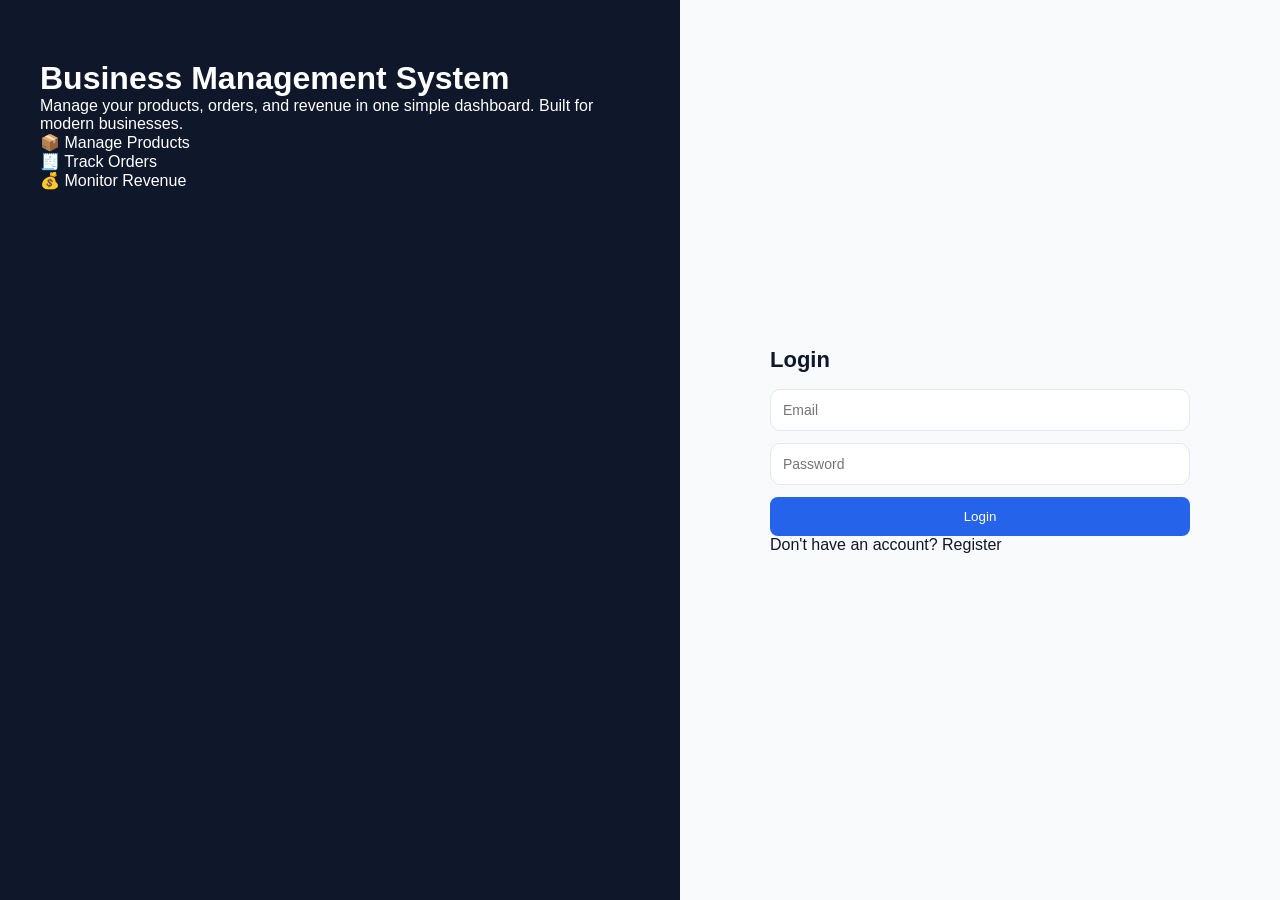
<file: index.html>
<!DOCTYPE html>
<html lang="en">
<head>
    <meta charset="UTF-8">
    <meta name="viewport" content="width=device-width, initial-scale=1.0">
    <title>BMS - Business Management System</title>
    <link rel="stylesheet" href="style.css">
</head>
<body>

<div class="auth-wrapper">

    <!-- =========================
         LEFT SIDE (HERO)
    ========================== -->
    <div class="hero">

        <h1>Business Management System</h1>

        <p>
            Manage your products, orders, and revenue in one simple dashboard.
            Built for modern businesses.
        </p>

        <div class="hero-cards">

            <div class="mini-card">📦 Manage Products</div>
            <div class="mini-card">🧾 Track Orders</div>
            <div class="mini-card">💰 Monitor Revenue</div>

        </div>

    </div>

    <!-- =========================
         RIGHT SIDE (AUTH)
    ========================== -->
    <div class="auth-box">

        <div class="container">

            <!-- LOGIN -->
            <div id="loginBox">
                <h2>Login</h2>

                <input type="email" id="loginEmail" placeholder="Email">
                <input type="password" id="loginPassword" placeholder="Password">

                <button onclick="login()" id="loginBtn">
                    <span class="btn-text">Login</span>
                    <span class="btn-loader hidden"></span>
                </button>

                <p onclick="showRegister()">Don't have an account? Register</p>
            </div>

            <!-- REGISTER -->
            <div id="registerBox" style="display:none;">
                <h2>Register</h2>

                <input type="text" id="regName" placeholder="Name">
                <input type="email" id="regEmail" placeholder="Email">
                <input type="password" id="regPassword" placeholder="Password">

                <button onclick="register()" id="registerBtn">
                    <span class="btn-text">Register</span>
                    <span class="btn-loader hidden"></span>
                </button>

                <p onclick="showLogin()">Already have an account? Login</p>
            </div>

        </div>

    </div>

</div>

<script src="app.js"></script>
</body>
</html>
</file>
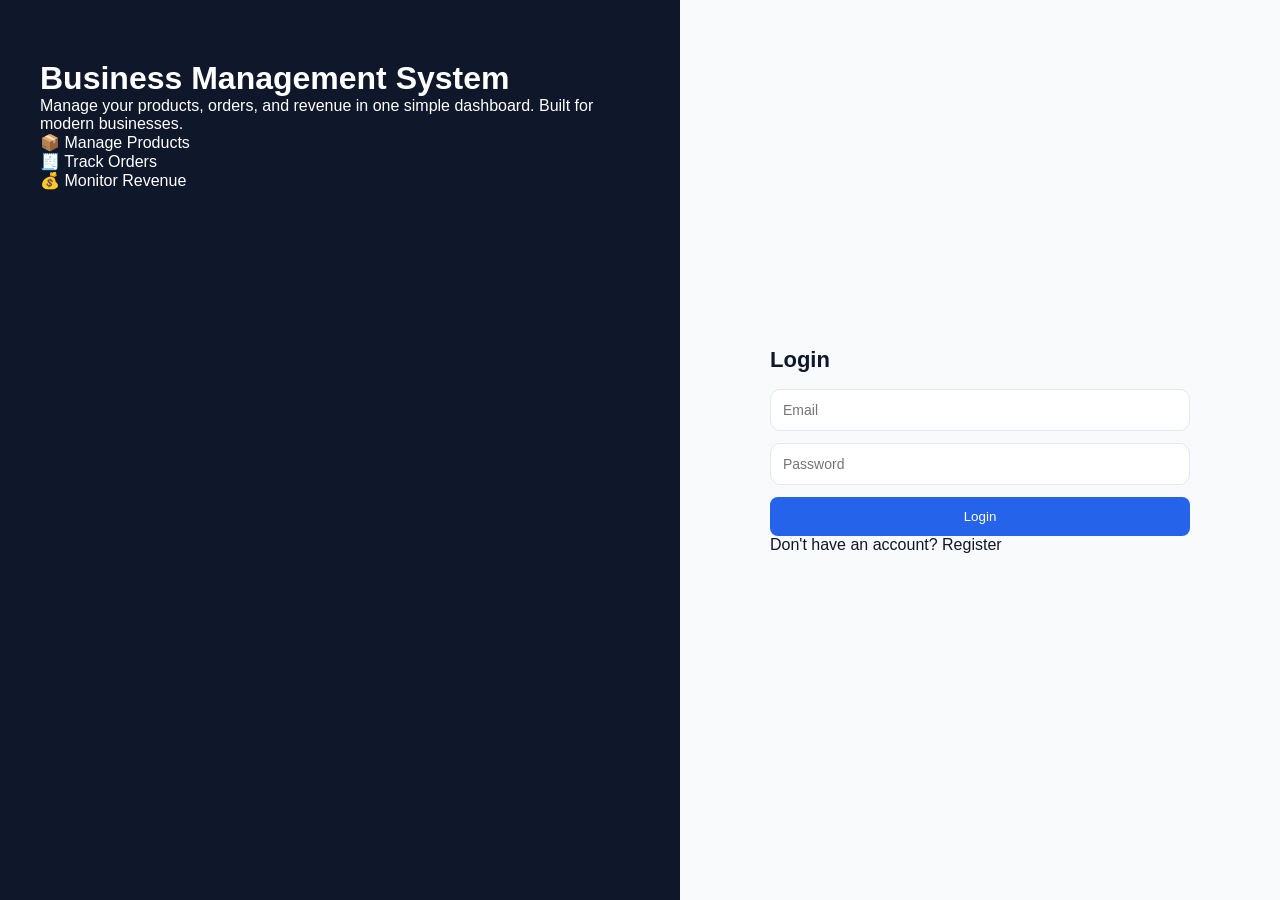
<file: create-order.html>
<!DOCTYPE html>
<html>
<head>
    <meta charset="UTF-8">
  <meta name="viewport" content="width=device-width, initial-scale=1.0">
    <title>Create Order</title>
    <link rel="stylesheet" href="style.css">
</head>
<body>
<header class="topbar">
  <div class="topbar-container">

    <div class="topbar-left">
      <button id="menuToggle" class="menu-btn">☰</button>
      <h1 class="logo">BMS</h1>
    </div>

    <div class="topbar-right">
      <span id="userName" class="user-name"></span>
      <button onclick="logout()" class="logout-btn">Logout</button>
    </div>

  </div>
</header>

<!-- NEW: Navigation (temporary below header) -->
<nav id="sidebar" class="nav-links">
  <a href="dashboard.html">🏠 Dashboard</a>
  <a href="products.html">📦 Products</a>
  <a href="orders.html">🧾 Orders</a>
  <a href="add-product.html">➕ Add Product</a>
  <a href="create-order.html">➕ Create Order</a>
</nav>
<div id="overlay" class="overlay"></div>
<div class="page">

<script>
if (!localStorage.getItem("token")) {
    window.location.href = "index.html";
}
</script>

<h2>Select Product</h2>
<div id="product-list"></div>

<h3>Cart</h3>
<div id="cart"></div>

<h3>Total: <span id="total">0</span></h3>

<button id="createOrderBtn" onclick="createOrder()">
  Place Order
</button>

<script src="app.js"></script>
<script>
loadProductsForOrder();
</script>

</body>
</html>
</file>
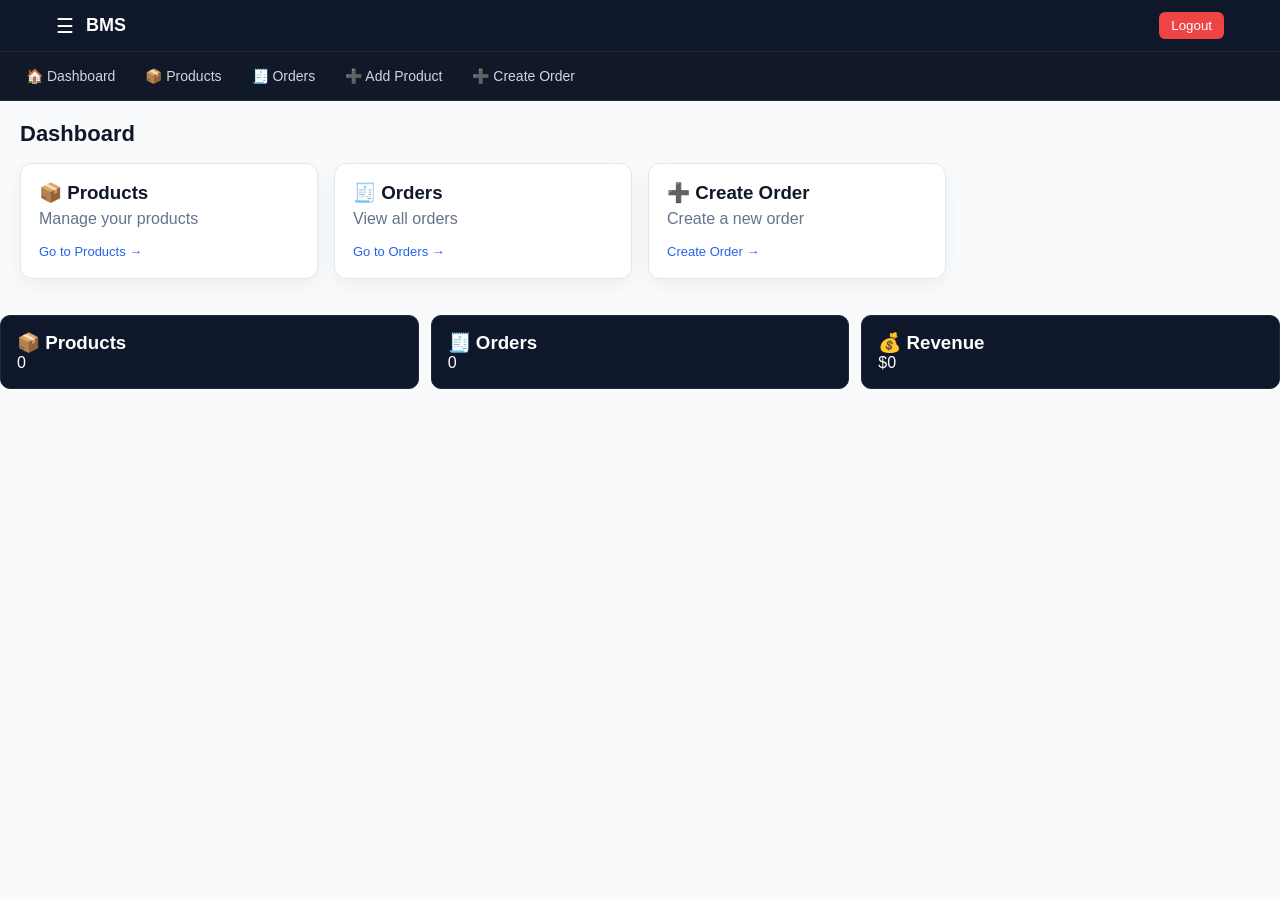
<file: dashboard.html>
<!DOCTYPE html>
<html lang="en">
<head>
  <meta charset="UTF-8" />
  <meta name="viewport" content="width=device-width, initial-scale=1.0">
  <title>Dashboard</title>
  <link rel="stylesheet" href="style.css" />
</head>
<body>

<header class="topbar">
  <div class="topbar-container">

    <div class="topbar-left">
      <button id="menuToggle" class="menu-btn">☰</button>
      <h1 class="logo">BMS</h1>
    </div>

    <div class="topbar-right">
      <span id="userName" class="user-name"></span>
      <button onclick="logout()" class="logout-btn">Logout</button>
    </div>

  </div>
</header>

<!-- SIDEBAR -->
<nav id="sidebar" class="nav-links">
  <a href="dashboard.html">🏠 Dashboard</a>
  <a href="products.html">📦 Products</a>
  <a href="orders.html">🧾 Orders</a>
  <a href="add-product.html">➕ Add Product</a>
  <a href="create-order.html">➕ Create Order</a>
</nav>

<!-- OVERLAY -->
<div id="overlay" class="overlay"></div>

<!-- PAGE CONTENT -->
<div class="page">

  <h2>Dashboard</h2>

  <div class="grid">

    <div class="card">
      <h3>📦 Products</h3>
      <p>Manage your products</p>
      <a href="products.html">Go to Products →</a>
    </div>

    <div class="card">
      <h3>🧾 Orders</h3>
      <p>View all orders</p>
      <a href="orders.html">Go to Orders →</a>
    </div>

    <div class="card">
      <h3>➕ Create Order</h3>
      <p>Create a new order</p>
      <a href="create-order.html">Create Order →</a>
    </div>

  </div>

</div>
<div class="dashboard-cards">

  <div class="stat-card">
    <h3>📦 Products</h3>
   <div id="totalProducts">0</div> 
  </div>

  <div class="stat-card">
    <h3>🧾 Orders</h3>
    <div id="totalOrders">0</div>
  </div>

  <div class="stat-card">
    <h3>💰 Revenue</h3>
    <div id="totalRevenue">$0</div>
  </div>

</div>

<script src="app.js"></script>

</body>
</html>
</file>
<file: style.css>
/* =========================
RESET
========================= */
* {
margin: 0;
padding: 0;
box-sizing: border-box;
font-family: "Inter", "Segoe UI", sans-serif;
}

/* =========================
VARIABLES
========================= */
:root {
--primary: #2563eb;
--primary-dark: #1e40af;
--danger: #ef4444;
--danger-dark: #dc2626;
--success: #22c55e;
--success-dark: #16a34a;

--bg: #f8fafc;
--card: #ffffff;
--text: #0f172a;
--muted: #64748b;
--border: #e2e8f0;
}

/* =========================
BODY
========================= */
body {
background: var(--bg);
color: var(--text);
}

/* =========================
CONTAINER
========================= */
.container {
max-width: 420px;
margin: 80px auto;
}

/* =========================
PAGE
========================= */
.page {
padding: 20px;
}

/* =========================
GRID
========================= */
.grid {
display: grid;
grid-template-columns: repeat(auto-fill, minmax(250px, 1fr));
gap: 16px;
}

/* =========================
CARD
========================= */
.card {
background: var(--card);
padding: 18px;
border-radius: 12px;
border: 1px solid var(--border);
box-shadow: 0 6px 18px rgba(0,0,0,0.05);
transition: 0.2s ease;
}

.card:hover {
transform: translateY(-4px);
}

/* =========================
TEXT
========================= */
h2 {
font-size: 22px;
margin-bottom: 16px;
}

.card h3 {
margin-bottom: 6px;
}

.card p {
margin-bottom: 6px;
color: var(--muted);
}

/* =========================
INPUTS
========================= */
input {
width: 100%;
padding: 12px;
margin-bottom: 12px;
border-radius: 10px;
border: 1px solid var(--border);
outline: none;
font-size: 14px;
}

input:focus {
border-color: var(--primary);
}

/* =========================
BUTTON BASE
========================= */
button {
border: none;
cursor: pointer;
border-radius: 8px;
font-weight: 500;
transition: 0.2s;
}

/* =========================
FORM BUTTONS
========================= */
.container button {
width: 100%;
padding: 12px;
background: var(--primary);
color: white;
}

.container button:hover {
background: var(--primary-dark);
}

/* =========================
ORDERS
========================= */
#orders {
display: flex;
flex-direction: column;
gap: 14px;
}

#orders .card {
padding: 16px;
}

#orders .card p {
margin-bottom: 4px;
}

/* =========================
CARD BUTTONS
========================= */
.card button {
width: auto;
padding: 8px 12px;
font-size: 13px;
margin-top: 10px;
margin-right: 8px;
}

/* =========================
BUTTON VARIANTS
========================= */
button.danger {
background: var(--danger);
color: white;
}

button.danger:hover {
background: var(--danger-dark);
}

button.edit {
background: var(--success);
color: white;
}

button.edit:hover {
background: var(--success-dark);
}

/* =========================
PRODUCT / ORDER CARDS
========================= */
#products .card,
#orders .card {
border-left: 4px solid var(--primary);
}

/* =========================
TOAST
========================= */
.toast {
position: fixed;
top: 20px;
right: 20px;
padding: 12px 18px;
border-radius: 6px;
color: white;
z-index: 9999;
}

.toast.success { background: green; }
.toast.error { background: red; }

/* =========================
LINKS
========================= */
.card a {
display: inline-block;
margin-top: 10px;
font-size: 13px;
color: var(--primary);
text-decoration: none;
font-weight: 500;
}

.card a:hover {
text-decoration: underline;
color: var(--primary-dark);
}

/* =========================
PAGE BUTTONS
========================= */
.page button {
width: 100%;
padding: 12px;
background: var(--primary);
color: white;
margin-top: 10px;
}

.page button:hover {
background: var(--primary-dark);
}

/* =========================
PRIMARY BUTTONS
========================= */
#create-order-btn,
#saveBtn {
width: 100%;
padding: 12px;
background: var(--primary);
color: white;
margin-top: 12px;
}

#create-order-btn:hover,
#saveBtn:hover {
background: var(--primary-dark);
}

/* =========================
SELECTED
========================= */
.selected {
border: 2px solid var(--primary);
background: #eff6ff;
}

/* =========================
TOPBAR
========================= */
.topbar {
width: 100%;
background: #0f172a;
border-bottom: 1px solid #1e293b;
position: sticky;
top: 0;
z-index: 900; /* FIXED */
}

.topbar-container {
max-width: 1200px;
margin: 0 auto;
padding: 12px 16px;
display: flex;
align-items: center;
justify-content: space-between;
}

.topbar-left {
display: flex;
align-items: center;
gap: 12px;
}

.logo {
font-size: 18px;
font-weight: 600;
color: white;
}

.menu-btn {
background: none;
border: none;
font-size: 20px;
color: white;
cursor: pointer;
}

.topbar-right {
display: flex;
align-items: center;
gap: 12px;
}

.logout-btn {
background: #ef4444;
padding: 6px 12px;
color: white;
border-radius: 6px;
}

/* =========================
NAV LINKS
========================= */
.nav-links {
display: flex;
gap: 10px;
padding: 10px 16px;
background: #111827;
border-bottom: 1px solid #1f2937;
}

.nav-links a {
color: #d1d5db;
text-decoration: none;
font-size: 14px;
padding: 6px 10px;
border-radius: 6px;
}

.nav-links a:hover {
background: #1f2937;
color: white;
}

/* MOBILE SIDEBAR (FIXED ONLY) */
.nav-links {
position: fixed;
top: 0;
left: 0;
transform: translateX(-100%);
width: 220px;
height: 100%;
flex-direction: column;
padding-top: 60px;
background: #111827;
transition: 0.3s ease;
z-index: 1000;
}

.nav-links.active {
transform: translateX(0);
}

/* DESKTOP */
@media (min-width: 768px) {
.nav-links {
position: static;
flex-direction: row;
height: auto;
width: auto;
padding: 10px 16px;
transform: none;
}
}

/* =========================
OVERLAY
========================= */
.overlay {
position: fixed;
top: 0;
left: 0;
width: 100%;
height: 100%;
background: rgba(0,0,0,0.5);
opacity: 0;
visibility: hidden;
transition: 0.3s ease;
z-index: 900;
}

.overlay.active {
opacity: 1;
visibility: visible;
}

/* =========================
LOADER
========================= */
.btn-loader {
width: 16px;
height: 16px;
border: 2px solid white;
border-top: transparent;
border-radius: 50%;
animation: spin 0.6s linear infinite;
}

.hidden { display: none; }

@keyframes spin {
to { transform: rotate(360deg); }
}

/* =========================
DASHBOARD
========================= */
.dashboard-cards {
display: grid;
grid-template-columns: repeat(auto-fit, minmax(160px, 1fr));
gap: 12px;
margin: 16px 0;
}

.stat-card {
background: #0f172a;
border: 1px solid #1e293b;
color: white;
padding: 16px;
border-radius: 10px;
}

/* =========================
AUTH
========================= */
.auth-wrapper {
display: flex;
min-height: 100vh;
}

.hero {
flex: 1;
background: #0f172a;
color: white;
padding: 60px 40px;
}

.auth-box {
flex: 1;
display: flex;
justify-content: center;
align-items: center;
background: #f8fafc;
}

/* =========================
EMPTY STATE
========================= */
.empty-state {
text-align: center;
padding: 50px 20px;
color: #666;
}
/* =========================
SKELETON LOADER
========================= */
.skeleton {
  position: relative;
  overflow: hidden;
  background: #e5e7eb;
  border-radius: 8px;
}

/* shimmer layer */
.skeleton::after {
  content: "";
  position: absolute;
  top: 0;
  left: -100%;
  width: 100%;
  height: 100%;
  background: linear-gradient(
    90deg,
    transparent,
    rgba(255,255,255,0.6),
    transparent
  );
  animation: shimmer 1.2s infinite;
}

/* single keyframe ONLY */
@keyframes shimmer {
  100% {
    left: 100%;
  }
}

/* card skeleton */
.skeleton {
  position: relative;
  overflow: hidden;
}

/* hide real content while loading */
.skeleton > * {
  opacity: 0 !important;
}

/* shimmer layer */
.skeleton::after {
  content: "";
  position: absolute;
  inset: 0;
  background: linear-gradient(
    90deg,
    transparent,
    rgba(255,255,255,0.6),
    transparent
  );
  transform: translateX(-100%);
  animation: shimmer 1.2s infinite;
}

@keyframes shimmer {
  100% {
    transform: translateX(100%);
  }
}
</file>
